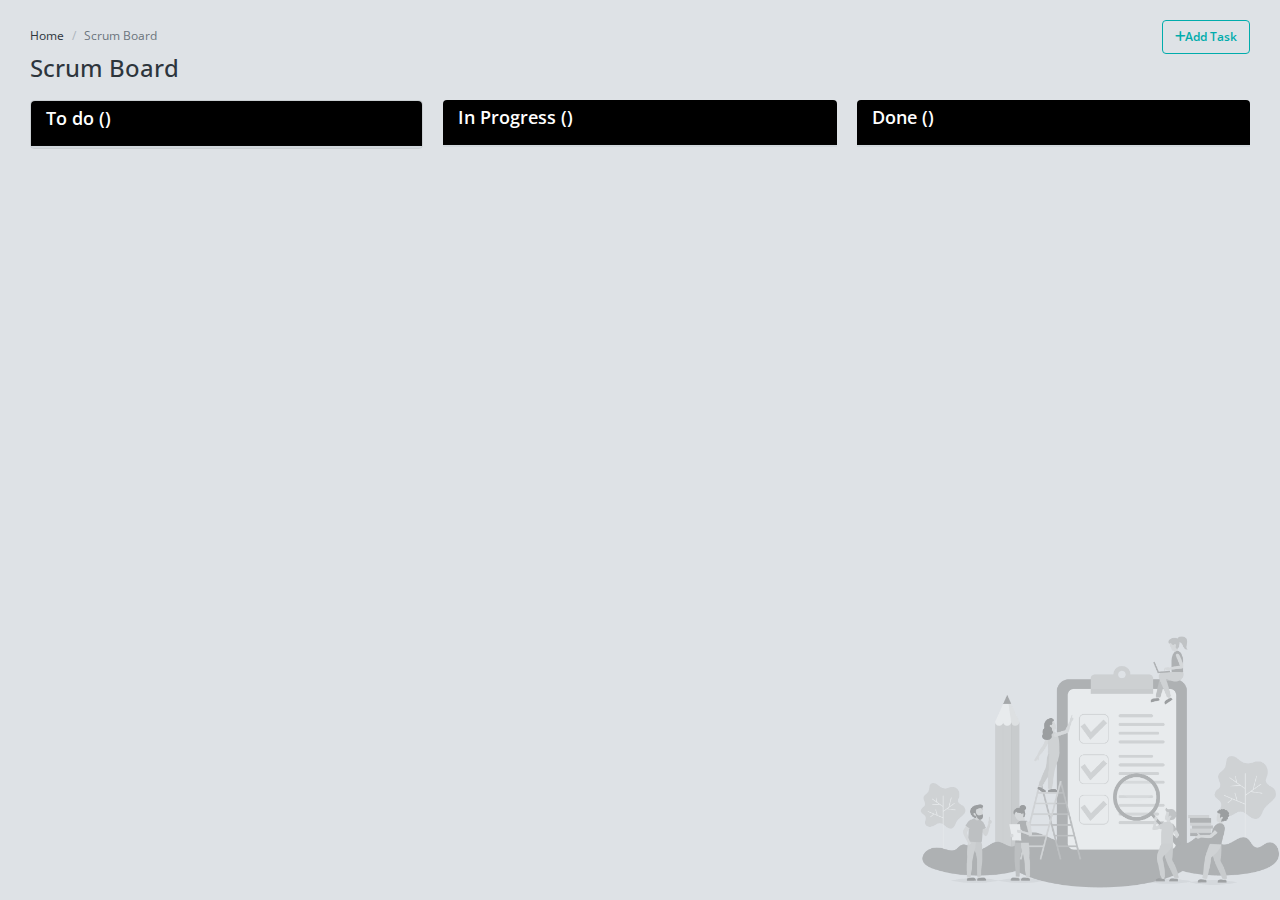
<file: index.html>
<!DOCTYPE html>
<html lang="en" >
<head>
	<meta charset="utf-8" />
	<title>YouCode | Scrum Board</title>
	<meta content="width=device-width, initial-scale=1.0, maximum-scale=1.0, user-scalable=no" name="viewport" />
	<meta content="" name="description" />
	<meta content="" name="author" />
	
	<!-- ================== BEGIN core-css ================== -->
	<link href="https://fonts.googleapis.com/css?family=Open+Sans:300,400,600,700" rel="stylesheet" />
	<link href="assets/css/vendor.min.css" rel="stylesheet" />
	<link href="assets/css/default/app.min.css" rel="stylesheet" />
	<link rel="stylesheet" href="https://cdn.jsdelivr.net/npm/bootstrap-icons@1.9.1/font/bootstrap-icons.css">
	<!-- CSS only -->
	<link href="assets/css/style.css" rel="stylesheet" />
	<!-- ================== END core-css ================== -->
</head>
<body onload="showData()">

	<!-- BEGIN #app -->
	<div id="app" class="app-without-sidebar">
		<!-- BEGIN #content -->
		<div id="content" class="app-content main-style">
			<div class="d-flex justify-content-between">
				<div >
					<ol class=" breadcrumb">
						<li class="breadcrumb-item"><a href="javascript:;">Home</a></li>
						<li class=" breadcrumb-item active">Scrum Board </li>
					</ol>
					<!-- BEGIN page-header -->
					<h1 class="page-header">
						Scrum Board 
					</h1>
					<!-- END page-header -->
				</div>
				
				<div class="">
						  
				<button id="btnAdd" onclick="addnew()" type="button" class="btn btn-outline-success text-capitalize "data-bs-toggle="modal" data-bs-target="#taskBtn"><i class="fa-solid fa-plus"></i>add task</button>
				</div>
			</div>
			
			<div class="row">
				<div class=" col-sm-12 col-md-6 col-lg-4 mb-3">
					<div class="card bg-transparent">
						<div class="card-header bg-black text-white">
							<h4 class="">To do (<span id="to-do-task-count"></span>)</h4>
						</div>
						<div class=" list-group-item card-item bg-transparent ls"  id="to-do-tasks">
							
							<!-- TO DO TASKS HERE -->
							<!-- <button class="d-flex border-0 text-start bg-white w-100">
								<div class="">
									<i class=" bi bi-question-circle text-success fs-5 pe-2"></i> 
								</div>
								<div class="">
									<div class="fs-5 text-capitalize p-1">Keep all the updated requirements in one place</div>
									<div class="">
										<div class="text-secondary">#1 created in 2022-10-08</div>
										<div class="" title="There is hardly anything more frustrating than having to look for current requirements in tens of comments under the actual description or having to decide which commenter is actually authorized to change the requirements. The goal here is to keep all the up-to-date requirements and details in the main/primary description of a task. Even though the information in comments may affect initial criteria, just update this primary description accordingly.">There is hardly anything more frustrating than having t...</div>
									</div>
									<div class="">
										<span class="btn btn-primary">High</span>
										<span class="btn btn-secondary text-black">Feature</span>
									</div>
								</div>
							</button>
							<button class="d-flex  border-0  text-start p-2 bg-white mt-1 mb-1 w-100">
								<div class="">
									<i class="bi bi-question-circle text-success fs-5 pe-2"></i> 
								</div>
								<div class="">
									<div class="fs-5 text-capitalize p-1">Consider creating an acceptance criteria list</div>
									<div class="">
										<div class="text-secondary">#2 created in 2022-10-08</div>
										<div class="" title="Descriptive requirements are very helpful when it comes to understanding the context of a problem, yet finally it is good to precisely specify what is expected. Thus the developer will not have to look for the actual requirements in a long, descriptive text but he will be able to easily get to the essence. One might find that sometimes — when acceptance criteria are well defined — there is little or no need for any additional information. Example:
						a) User navigates to “/accounts” and clicks on red download CSV button
						b) Popup appears with two buttons: “This year” and “Last year”
						c) If user clicked on “Last year” download is initiated
						d) CSV downloaded includes following columns…">Descriptive requirements are very helpful when it comes...</div>
									</div>
									<div class="text-secondary">
										<span class="btn btn-primary">High</span>
										<span class="btn btn-secondary text-black">Feature</span>
									</div>
								</div>
							</button>
							<button class="d-flex  border-0  text-start p-2 bg-white mt-1 mb-1 w-100">
								<div class="">
									<i class="bi bi-question-circle text-success fs-5 pe-2"></i> 
								</div>
								<div class="">
									<div class="fs-5 text-capitalize p-1">Provide examples, credentials, etc</div>
									<div class="">
										<div class="text-secondary">#3 created in 2022-10-08</div>
										<div class="" title="If the expectation is to process or generate some file — attach an example of such a file. If the goal is to integrate what is being developed with some service, ensure your devs have access to this service and its documentation. This list could go on and on — the bottom line is — if there is something that our developer might make use of, try to foresee it and provide them with (access to) it.">If the expectation is to process or generate some file ...</div>
									</div>
									<div class="">
										<span class="btn btn-primary">High</span>
										<span class="btn btn-secondary text-black">Feature</span>
									</div>
								</div>
							</button>
							<button class="d-flex  border-0  text-start p-2 bg-white mt-1 mb-1 w-100">
								<div class="">
									<i class="bi bi-question-circle text-success fs-5 pe-2"></i> 
								</div>
								<div class="">
									<div class="fs-5 text-capitalize p-1">Annotate</div>
									<div class="">
										<div class="text-secondary">#4 created in 2022-10-08</div>
										<div class="" title="The mockup provided can sometimes be confusing for developers. Especially if it contains much more content than the scope of the task described. Drop a couple of arrows, outlines and annotations here and there to emphasize what are the important parts of the mockup from the task requirements perspective.">The mockup provided can sometimes be confusing for deve...</div>
									</div>
									<div class="">
										<span class="btn btn-primary">High</span>
										<span class="btn btn-secondary text-black">Feature</span>
									</div>
								</div>
							</button>
							<button class="d-flex  border-0  text-start p-2 bg-white mt-1 mb-1 w-100">
								<div class="">
									<i class="bi bi-question-circle text-success fs-5 pe-2"></i> 
								</div>
								<div class="">
									<div class="fs-5 text-capitalize p-1">Use charts and diagrams</div>
									<div class="">
										<div class="text-secondary">#5 created in 2022-10-08</div>
										<div class="" title="While it is not always necessary, sometimes it might be beneficial to prepare a flowchart, a block diagram or some other kind of concept visualization that will render it easy for the developer to comprehend the task and its scope.">While it is not always necessary, sometimes it might be...</div>
									</div>
									<div class="">
										<span class="btn btn-primary">High</span>
										<span class="btn btn-secondary text-black">Feature</span>
									</div>
								</div>
							</button> -->
						</div>
					</div>
				</div>
				<div class=" col-sm-12 col-md-6 col-lg-4 mb-3">
					<div class="">
						<div class=" card-header bg-black text-white">
							<h4 class="">In Progress (<span id="in-progress-tasks-count"></span>)</h4>
						</div>
						<div class=" list-group-item card-item bg-transparent ls"  id="in-progress-tasks">
							<!-- IN PROGRESS TASKS HERE -->
							<!-- <button class="d-flex  border-0  text-start p-2 bg-white w-100">
								<div class="">
									<i class="fa-solid fa-circle-notch text-success fs-5 pe-2"></i>								</div>
								<div class="">
									<div class="fs-5 text-capitalize p-1">Describe steps to reproduce an issue</div>
									<div class="">
										<div class="text-secondary">#6 created in 2022-10-08</div>
										<div class="" title="including as many details as possible.">including as many details as possible.</div>
									</div>
									<div class="">
										<span class="btn btn-primary">High</span>
										<span class="btn btn-secondary text-black">Bug</span>
									</div>
								</div>
							</button> -->
							<!-- <button class="d-flex  border-0  text-start p-2 bg-white mt-1 mb-1 w-100">
								<div class="">
									<i class="fa-solid fa-circle-notch text-success fs-5 pe-2"></i>										</div>
								<div class="">
									<div class="fs-5 text-capitalize p-1">Provide access</div>
									<div class="">
										<div class="text-secondary">#7 created in 2022-10-08</div>
										<div class="" title="to the affected account and services if possible. It might be hard to reproduce the exact environment on a local machine.">to the affected account and services if possible. It mi...</div>
									</div>
									<div class="">
										<span class="btn btn-primary">High</span>
										<span class="btn btn-secondary text-black">Bug</span>
									</div>
								</div>
							</button> -->
							<!-- <button class="d-flex  border-0  text-start p-2 bg-white mt-1 mb-1 w-100"> -->
								<!-- <div class="">
									<i class="fa-solid fa-circle-notch text-success fs-5 pe-2"></i>										</div>
								<div class="">
									<div class="fs-5 text-capitalize p-1">Provide environment information</div>
									<div class="">
										<div class="text-secondary">#8 created in 2022-10-08</div>
										<div class="" title="i.e., browser version, operating system version etc. Sometimes a list of installed browser plugins and extensions might be helpful as well.">i.e., browser version, operating system version etc. So...</div>
									</div>
									<div class="">
										<span class="btn btn-primary">High</span>
										<span class="btn btn-secondary text-black">Bug</span>
									</div>
								</div>
							</button> -->
							<!-- <button class="d-flex  border-0  text-start p-2 bg-white mt-1 mb-1 w-100">
								<div class="">
									<i class="fa-solid fa-circle-notch text-success fs-5 pe-2"></i>										</div>
								<div class="">
									<div class="fs-5 text-capitalize p-1">Provide a link to an exception and/or a stack trace</div>
									<div class="">
										<div class="text-secondary">#9 created in 2022-10-08</div>
										<div class="" title="as investigating those is usually the first step to take in resolving the problem.">as investigating those is usually the first step to tak...</div>
									</div>
									<div class="">
										<span class="btn btn-primary">High</span>
										<span class="btn btn-secondary text-black">Bug</span>
									</div>
								</div>
							</button> -->
						</div>
					</div>
				</div>
				<div class=" col-sm-12 col-md-6 col-lg-4 mb-3">
					<div class="">
						<div class="card-header bg-black text-white">
							<h4 class="">Done (<span id="done-tasks-count"></span>)</h4>

						</div>
						<div class="list-group-item card-item bg-transparent ls" id="done-tasks">
							<!-- DONE TASKS HERE -->
							<!-- <button class="d-flex  border-0  text-start p-2 bg-white w-100">
								<div class="">
									<i class="bi bi-check-circle text-success fs-5 pe-2"></i>
								</div>
								<div class="">
									<div class="fs-5 text-capitalize p-1">Provide access to logs</div>
									<div class="">
										<div class="text-secondary">#10 created in 2022-10-08</div>
										<div class="" title="as they can be helpful in reproducing the steps that caused the problem in the first place.">as they can be helpful in reproducing the steps that ca...</div>
									</div>
									<div class="">
										<span class="btn btn-primary">High</span>
										<span class="btn btn-secondary text-black">Bug</span>
									</div>
								</div>
							</button>
							<button class="d-flex  border-0  text-start p-2 bg-white mt-1 mb-1 w-100">
								<div class="">
									<i class="bi bi-check-circle text-success fs-5 pe-2"></i>
								</div>
								<div class="">
									<div class="fs-5 text-capitalize p-1">Provide access to the affected server or database dump</div>
									<div class="">
										<div class="text-secondary">#11 created in 2022-10-08</div>
										<div class="" title="If it is possible and when it does not violate security policies, it is usually helpful for the developer to access the original data that might have played a role in the problem.">If it is possible and when it does not violate security...</div>
									</div>
									<div class="">
										<span class="btn btn-primary">High</span>
										<span class="btn btn-secondary text-black">Bug</span>
									</div>
								</div>
							</button>
							<button class="d-flex  border-0  text-start p-2 bg-white mt-1 mb-1 w-100">
								<div class="">
									<i class="bi bi-check-circle text-success fs-5 pe-2"></i>
								</div>
								<div class="">
									<div class="fs-5 text-capitalize p-1">Make a screencast</div>
									<div class="">
										<div class="text-secondary">#12 created in 2022-10-08</div>
										<div class="" title="It is not always necessary, but many times a short screencast (or at least a screenshot) says more than a thousand words. While working on MacOS you can use QuickTime Player for the purpose but there are plenty of tools available for other operating systems as well.">It is not always necessary, but many times a short scre...</div>
									</div>
									<div class="">
										<span class="btn btn-primary">High</span>
										<span class="btn btn-secondary text-black">Bug</span>
									</div>
								</div>
							</button>
							<button  class="d-flex  border-0  text-start p-2 bg-white mt-1 mb-1 w-100">
								<div class="">
									<i class="bi bi-check-circle text-success fs-5 pe-2"></i>
								</div>
								<div class="">
									<div class="fs-5 text-capitalize p-1">Provide contact information</div>
									<div class="">
										<div class="text-secondary">#13 created in 2022-10-08</div>
										<div class="" title="of the person that reported the bug. This will not always be possible, but in some cases it might be advantageous and most effective if a developer can have a chat with a person that actually experienced the bug, especially if the steps to reproduce a problem are not deterministic.">of the person that reported the bug. This will not alwa...</div>
									</div>
									<div class="">
										<span class="btn btn-primary">High</span>
										<span class="btn btn-secondary text-black">Bug</span>
									</div>
								</div>
							</button> -->
						</div>
					</div>
				</div>
			</div>
		</div>
		<!-- END #content -->
		
		
		<!-- BEGIN scroll-top-btn -->
		<a href="javascript:;" class="btn btn-icon btn-circle btn-success btn-scroll-to-top" data-toggle="scroll-to-top"><i class="fa fa-angle-up"></i></a>
		<!-- END scroll-top-btn -->
	</div>
	<!-- END #app -->
	
	<!-- TASK MODAL -->
		<!-- Modal content goes here -->
	<!-- Button trigger modal -->

  
  <!-- Modal -->
  <!-- Button trigger modal -->
<!-- Button trigger modal -->

  
  <!-- Modal -->
  <div class="modal fade" id="taskBtn" tabindex="-1" aria-labelledby="exampleModalLabel" aria-hidden="true">
	<div class="modal-dialog">
	  <div class="modal-content">
		<div class="modal-header">
		  <h5 class="modal-title" id="exampleModalLabel">Add Task</h5>
		  <button type="button" class="btn-close" data-bs-dismiss="modal" aria-label="Close"></button>
		</div>
		<div class="modal-body">
			<div class="mb-3">
				<label for="TextInput" class="form-label">Title</label>
				<input  type="text" class="form-control" id="title" >
				
				<label for="TextInput" class="form-label">Type</label>
				<div class=" form-check">
				  <input class="form-check-input" type="radio" name="flexRadioDefault" id="flexRadioDefault1" value="Feature">
				  <label class="form-check-label" for="flexRadioDefault1">
					Feature
				  </label>
				</div>
				<div  class="form-check">
				  <input  class="form-check-input" type="radio" name="flexRadioDefault" id="flexRadioDefault2"  value="Bug">
				  <label class="form-check-label" for="flexRadioDefault2">
					Bug
				  </label>
				</div>
			</div>

		<label for="TextInput" class="form-label">Priority</label>
		<select  class="form-select" aria-label="Default select example" id="selectp">
			<!-- <option selected>Please select</option> -->
			<option value="Low"selected >Low</option>
			<option value="Medium">Medium</option>
			<option value="Critical">Critical</option>
			<option value="High">High</option>
		  </select>
		
		<label for="TextInput" class="form-label">Status</label>
		<select  class="form-select" aria-label="Default select example" id="selectStatus">
			<!-- <option selected>Please select</option> -->
			<option value="1" selected>To Do</option>
			<option value="2">In Progress</option>
			<option value="3">Done</option>
		  </select>

		  <form>
			<div class="row form-group">
				<label for="date" class="col-sm-1 col-form-label">Date</label>
				<div class="col-sm-12">
					<div class="input-group date" id="datepicker">
						<input type="date" class="form-control" id="date">
						<span class="input-group-append">
							<span class="input-group-text bg-white d-block">
								<i class="fa fa-calendar"></i>
							</span>
						</span>
					</div>
				</div>
			</div>
		</form>

		<div class="mb-3">
			<label for="exampleFormControlTextarea1" class="form-label">Description</label>
			<textarea  class="form-control" id="exampleFormControlTextarea1" rows="7" ></textarea>
		  </div>
		<div class="modal-footer">
		  <button type="button" class="btn btn-secondary" data-bs-dismiss="modal">Close</button>
		  <button id="btnSave"  type="button" class="btn btn-primary" data-bs-dismiss="modal">Save</button>
		  <button id="btnUpdate"  onclick="upDate()" type="button" class="btn btn-warning" data-bs-dismiss="modal">Update</button>
		  <button id="btnDelete" onclick="removeItem()" type="button" class="btn btn-danger" data-bs-dismiss="modal">Delete</button>

		</div>
	  </div>
	</div>
  </div>
  <!-- Modal -->

	
	<!-- ================== BEGIN core-js ================== -->
	<script src="assets/js/main.js"></script>
	<script src="assets/js/vendor.min.js"></script>
	<script src="assets/js/data.js"></script>
	<script src="assets/js/app.min.js"></script>
	<!-- ================== END core-js ================== -->
</body>
</html>
</file>
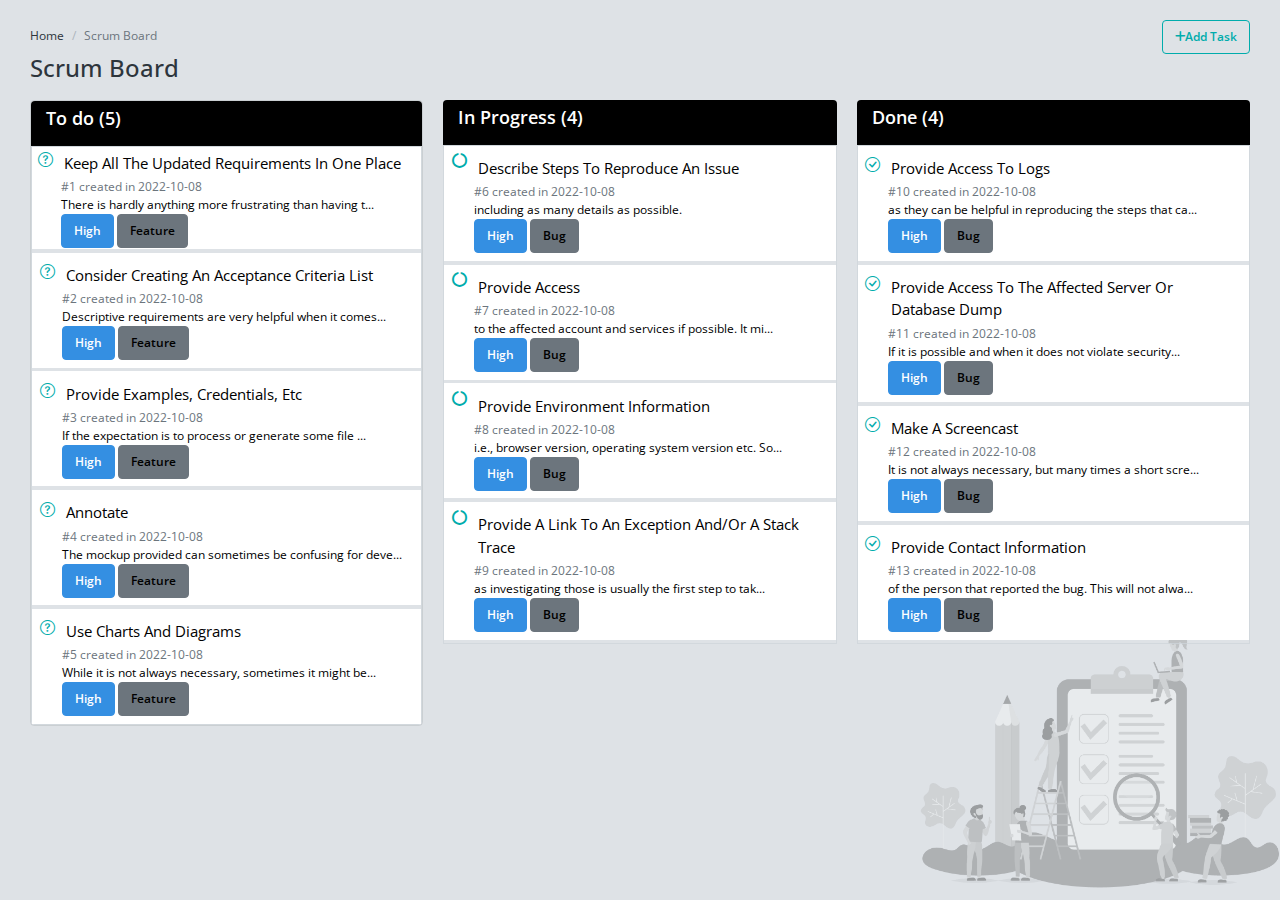
<file: starter/index.html>
<!DOCTYPE html>
<html lang="en" >
<head>
	<meta charset="utf-8" />
	<title>YouCode | Scrum Board</title>
	<meta content="width=device-width, initial-scale=1.0, maximum-scale=1.0, user-scalable=no" name="viewport" />
	<meta content="" name="description" />
	<meta content="" name="author" />
	
	<!-- ================== BEGIN core-css ================== -->
	<link href="https://fonts.googleapis.com/css?family=Open+Sans:300,400,600,700" rel="stylesheet" />
	<link href="assets/css/vendor.min.css" rel="stylesheet" />
	<link href="assets/css/default/app.min.css" rel="stylesheet" />
	<link rel="stylesheet" href="https://cdn.jsdelivr.net/npm/bootstrap-icons@1.9.1/font/bootstrap-icons.css">
	<!-- CSS only -->
	<link href="assets/css/style.css" rel="stylesheet" />
	<!-- ================== END core-css ================== -->
</head>
<body>

	<!-- BEGIN #app -->
	<div id="app" class="app-without-sidebar">
		<!-- BEGIN #content -->
		<div id="content" class="app-content main-style">
			<div class="d-flex justify-content-between">
				<div >
					<ol class=" breadcrumb">
						<li class="breadcrumb-item"><a href="javascript:;">Home</a></li>
						<li class=" breadcrumb-item active">Scrum Board </li>
					</ol>
					<!-- BEGIN page-header -->
					<h1 class="page-header">
						Scrum Board 
					</h1>
					<!-- END page-header -->
				</div>
				
				<div class="">
						  
				<button type="button" class="btn btn-outline-success text-capitalize "data-bs-toggle="modal" data-bs-target="#taskBtn"><i class="fa-solid fa-plus"></i>add task</button>
				</div>
			</div>
			
			<div class="row">
				<div class="col-sm-12 col-md-6 col-lg-4 mb-3">
					<div class="card bg-transparent">
						<div class="card-header bg-black text-white">
							<h4 class="">To do (<span id="to-do-tasks-count">5</span>)</h4>
						</div>
						<div class="list-group-item card-item bg-transparent" id="to-do-tasks">
							<!-- TO DO TASKS HERE -->
							<button class="d-flex border-0 text-start bg-white w-100">
								<div class="">
									<i class=" bi bi-question-circle text-success fs-5 pe-2"></i> 
								</div>
								<div class="">
									<div class="fs-5 text-capitalize p-1">Keep all the updated requirements in one place</div>
									<div class="">
										<div class="text-secondary">#1 created in 2022-10-08</div>
										<div class="" title="There is hardly anything more frustrating than having to look for current requirements in tens of comments under the actual description or having to decide which commenter is actually authorized to change the requirements. The goal here is to keep all the up-to-date requirements and details in the main/primary description of a task. Even though the information in comments may affect initial criteria, just update this primary description accordingly.">There is hardly anything more frustrating than having t...</div>
									</div>
									<div class="">
										<span class="btn btn-primary">High</span>
										<span class="btn btn-secondary text-black">Feature</span>
									</div>
								</div>
							</button>
							<button class="d-flex  border-0  text-start p-2 bg-white mt-1 mb-1 w-100">
								<div class="">
									<i class="bi bi-question-circle text-success fs-5 pe-2"></i> 
								</div>
								<div class="">
									<div class="fs-5 text-capitalize p-1">Consider creating an acceptance criteria list</div>
									<div class="">
										<div class="text-secondary">#2 created in 2022-10-08</div>
										<div class="" title="Descriptive requirements are very helpful when it comes to understanding the context of a problem, yet finally it is good to precisely specify what is expected. Thus the developer will not have to look for the actual requirements in a long, descriptive text but he will be able to easily get to the essence. One might find that sometimes — when acceptance criteria are well defined — there is little or no need for any additional information. Example:
						a) User navigates to “/accounts” and clicks on red download CSV button
						b) Popup appears with two buttons: “This year” and “Last year”
						c) If user clicked on “Last year” download is initiated
						d) CSV downloaded includes following columns…">Descriptive requirements are very helpful when it comes...</div>
									</div>
									<div class="text-secondary">
										<span class="btn btn-primary">High</span>
										<span class="btn btn-secondary text-black">Feature</span>
									</div>
								</div>
							</button>
							<button class="d-flex  border-0  text-start p-2 bg-white mt-1 mb-1 w-100">
								<div class="">
									<i class="bi bi-question-circle text-success fs-5 pe-2"></i> 
								</div>
								<div class="">
									<div class="fs-5 text-capitalize p-1">Provide examples, credentials, etc</div>
									<div class="">
										<div class="text-secondary">#3 created in 2022-10-08</div>
										<div class="" title="If the expectation is to process or generate some file — attach an example of such a file. If the goal is to integrate what is being developed with some service, ensure your devs have access to this service and its documentation. This list could go on and on — the bottom line is — if there is something that our developer might make use of, try to foresee it and provide them with (access to) it.">If the expectation is to process or generate some file ...</div>
									</div>
									<div class="">
										<span class="btn btn-primary">High</span>
										<span class="btn btn-secondary text-black">Feature</span>
									</div>
								</div>
							</button>
							<button class="d-flex  border-0  text-start p-2 bg-white mt-1 mb-1 w-100">
								<div class="">
									<i class="bi bi-question-circle text-success fs-5 pe-2"></i> 
								</div>
								<div class="">
									<div class="fs-5 text-capitalize p-1">Annotate</div>
									<div class="">
										<div class="text-secondary">#4 created in 2022-10-08</div>
										<div class="" title="The mockup provided can sometimes be confusing for developers. Especially if it contains much more content than the scope of the task described. Drop a couple of arrows, outlines and annotations here and there to emphasize what are the important parts of the mockup from the task requirements perspective.">The mockup provided can sometimes be confusing for deve...</div>
									</div>
									<div class="">
										<span class="btn btn-primary">High</span>
										<span class="btn btn-secondary text-black">Feature</span>
									</div>
								</div>
							</button>
							<button class="d-flex  border-0  text-start p-2 bg-white mt-1 w-100">
								<div class="">
									<i class="bi bi-question-circle text-success fs-5 pe-2"></i> 
								</div>
								<div class="">
									<div class="fs-5 text-capitalize p-1">Use charts and diagrams</div>
									<div class="">
										<div class="text-secondary">#5 created in 2022-10-08</div>
										<div class="" title="While it is not always necessary, sometimes it might be beneficial to prepare a flowchart, a block diagram or some other kind of concept visualization that will render it easy for the developer to comprehend the task and its scope.">While it is not always necessary, sometimes it might be...</div>
									</div>
									<div class="">
										<span class="btn btn-primary">High</span>
										<span class="btn btn-secondary text-black">Feature</span>
									</div>
								</div>
							</button>
						</div>
					</div>
				</div>
				<div class="col-sm-12 col-md-6 col-lg-4 mb-3">
					<div class="">
						<div class=" card-header bg-black text-white">
							<h4 class="">In Progress (<span id="in-progress-tasks-count">4</span>)</h4>

						</div>
						<div class="list-group-item card-item bg-transparent" id="in-progress-tasks">
							<!-- IN PROGRESS TASKS HERE -->
							<button class="d-flex  border-0  text-start p-2 bg-white w-100">
								<div class="">
									<i class="fa-solid fa-circle-notch text-success fs-5 pe-2"></i>								</div>
								<div class="">
									<div class="fs-5 text-capitalize p-1">Describe steps to reproduce an issue</div>
									<div class="">
										<div class="text-secondary">#6 created in 2022-10-08</div>
										<div class="" title="including as many details as possible.">including as many details as possible.</div>
									</div>
									<div class="">
										<span class="btn btn-primary">High</span>
										<span class="btn btn-secondary text-black">Bug</span>
									</div>
								</div>
							</button>
							<button class="d-flex  border-0  text-start p-2 bg-white mt-1 mb-1 w-100">
								<div class="">
									<i class="fa-solid fa-circle-notch text-success fs-5 pe-2"></i>										</div>
								<div class="">
									<div class="fs-5 text-capitalize p-1">Provide access</div>
									<div class="">
										<div class="text-secondary">#7 created in 2022-10-08</div>
										<div class="" title="to the affected account and services if possible. It might be hard to reproduce the exact environment on a local machine.">to the affected account and services if possible. It mi...</div>
									</div>
									<div class="">
										<span class="btn btn-primary">High</span>
										<span class="btn btn-secondary text-black">Bug</span>
									</div>
								</div>
							</button>
							<button class="d-flex  border-0  text-start p-2 bg-white mt-1 mb-1 w-100">
								<div class="">
									<i class="fa-solid fa-circle-notch text-success fs-5 pe-2"></i>										</div>
								<div class="">
									<div class="fs-5 text-capitalize p-1">Provide environment information</div>
									<div class="">
										<div class="text-secondary">#8 created in 2022-10-08</div>
										<div class="" title="i.e., browser version, operating system version etc. Sometimes a list of installed browser plugins and extensions might be helpful as well.">i.e., browser version, operating system version etc. So...</div>
									</div>
									<div class="">
										<span class="btn btn-primary">High</span>
										<span class="btn btn-secondary text-black">Bug</span>
									</div>
								</div>
							</button>
							<button class="d-flex  border-0  text-start p-2 bg-white mt-1 mb-1 w-100">
								<div class="">
									<i class="fa-solid fa-circle-notch text-success fs-5 pe-2"></i>										</div>
								<div class="">
									<div class="fs-5 text-capitalize p-1">Provide a link to an exception and/or a stack trace</div>
									<div class="">
										<div class="text-secondary">#9 created in 2022-10-08</div>
										<div class="" title="as investigating those is usually the first step to take in resolving the problem.">as investigating those is usually the first step to tak...</div>
									</div>
									<div class="">
										<span class="btn btn-primary">High</span>
										<span class="btn btn-secondary text-black">Bug</span>
									</div>
								</div>
							</button>
						</div>
					</div>
				</div>
				<div class="col-sm-12 col-md-6 col-lg-4 mb-3">
					<div class="">
						<div class="card-header bg-black text-white">
							<h4 class="">Done (<span id="done-tasks-count">4</span>)</h4>

						</div>
						<div class="list-group-item card-item bg-transparent" id="done-tasks">
							<!-- DONE TASKS HERE -->
							<button class="d-flex  border-0  text-start p-2 bg-white w-100">
								<div class="">
									<i class="bi bi-check-circle text-success fs-5 pe-2"></i>
								</div>
								<div class="">
									<div class="fs-5 text-capitalize p-1">Provide access to logs</div>
									<div class="">
										<div class="text-secondary">#10 created in 2022-10-08</div>
										<div class="" title="as they can be helpful in reproducing the steps that caused the problem in the first place.">as they can be helpful in reproducing the steps that ca...</div>
									</div>
									<div class="">
										<span class="btn btn-primary">High</span>
										<span class="btn btn-secondary text-black">Bug</span>
									</div>
								</div>
							</button>
							<button class="d-flex  border-0  text-start p-2 bg-white mt-1 mb-1 w-100">
								<div class="">
									<i class="bi bi-check-circle text-success fs-5 pe-2"></i>
								</div>
								<div class="">
									<div class="fs-5 text-capitalize p-1">Provide access to the affected server or database dump</div>
									<div class="">
										<div class="text-secondary">#11 created in 2022-10-08</div>
										<div class="" title="If it is possible and when it does not violate security policies, it is usually helpful for the developer to access the original data that might have played a role in the problem.">If it is possible and when it does not violate security...</div>
									</div>
									<div class="">
										<span class="btn btn-primary">High</span>
										<span class="btn btn-secondary text-black">Bug</span>
									</div>
								</div>
							</button>
							<button class="d-flex  border-0  text-start p-2 bg-white mt-1 mb-1 w-100">
								<div class="">
									<i class="bi bi-check-circle text-success fs-5 pe-2"></i>
								</div>
								<div class="">
									<div class="fs-5 text-capitalize p-1">Make a screencast</div>
									<div class="">
										<div class="text-secondary">#12 created in 2022-10-08</div>
										<div class="" title="It is not always necessary, but many times a short screencast (or at least a screenshot) says more than a thousand words. While working on MacOS you can use QuickTime Player for the purpose but there are plenty of tools available for other operating systems as well.">It is not always necessary, but many times a short scre...</div>
									</div>
									<div class="">
										<span class="btn btn-primary">High</span>
										<span class="btn btn-secondary text-black">Bug</span>
									</div>
								</div>
							</button>
							<button  class="d-flex  border-0  text-start p-2 bg-white mt-1 mb-1 w-100">
								<div class="">
									<i class="bi bi-check-circle text-success fs-5 pe-2"></i>
								</div>
								<div class="">
									<div class="fs-5 text-capitalize p-1">Provide contact information</div>
									<div class="">
										<div class="text-secondary">#13 created in 2022-10-08</div>
										<div class="" title="of the person that reported the bug. This will not always be possible, but in some cases it might be advantageous and most effective if a developer can have a chat with a person that actually experienced the bug, especially if the steps to reproduce a problem are not deterministic.">of the person that reported the bug. This will not alwa...</div>
									</div>
									<div class="">
										<span class="btn btn-primary">High</span>
										<span class="btn btn-secondary text-black">Bug</span>
									</div>
								</div>
							</button>
						</div>
					</div>
				</div>
			</div>
		</div>
		<!-- END #content -->
		
		
		<!-- BEGIN scroll-top-btn -->
		<a href="javascript:;" class="btn btn-icon btn-circle btn-success btn-scroll-to-top" data-toggle="scroll-to-top"><i class="fa fa-angle-up"></i></a>
		<!-- END scroll-top-btn -->
	</div>
	<!-- END #app -->
	
	<!-- TASK MODAL -->
		<!-- Modal content goes here -->
	<!-- Button trigger modal -->

  
  <!-- Modal -->
  <!-- Button trigger modal -->
<!-- Button trigger modal -->

  
  <!-- Modal -->
  <div class="modal fade" id="taskBtn" tabindex="-1" aria-labelledby="exampleModalLabel" aria-hidden="true">
	<div class="modal-dialog">
	  <div class="modal-content">
		<div class="modal-header">
		  <h5 class="modal-title" id="exampleModalLabel">Add Task</h5>
		  <button type="button" class="btn-close" data-bs-dismiss="modal" aria-label="Close"></button>
		</div>
		<div class="modal-body">
			<div class="mb-3">
				<label for="TextInput" class="form-label">Title</label>
				<input type="text" class="form-control" id="TextInput" >
				
				<label for="TextInput" class="form-label">Type</label>
				<div class="form-check">
				  <input class="form-check-input" type="radio" name="flexRadioDefault" id="flexRadioDefault1">
				  <label class="form-check-label" for="flexRadioDefault1">
					Feature
				  </label>
				</div>
				<div class="form-check">
				  <input class="form-check-input" type="radio" name="flexRadioDefault" id="flexRadioDefault2" checked>
				  <label class="form-check-label" for="flexRadioDefault2">
					Bug
				  </label>
				</div>
			</div>

		<label for="TextInput" class="form-label">Priority</label>
		<select class="form-select" aria-label="Default select example">
			<option selected>Please select</option>
			<option value="1">One</option>
			<option value="2">Two</option>
			<option value="3">Three</option>
		  </select>
		
		<label for="TextInput" class="form-label">Status</label>
		<select class="form-select" aria-label="Default select example">
			<option selected>Please select</option>
			<option value="1">One</option>
			<option value="2">Two</option>
			<option value="3">Three</option>
		  </select>

		  <form>
			<div class="row form-group">
				<label for="date" class="col-sm-1 col-form-label">Date</label>
				<div class="col-sm-12">
					<div class="input-group date" id="datepicker">
						<input type="date" class="form-control">
						<span class="input-group-append">
							<span class="input-group-text bg-white d-block">
								<i class="fa fa-calendar"></i>
							</span>
						</span>
					</div>
				</div>
			</div>
		</form>

		<div class="mb-3">
			<label for="exampleFormControlTextarea1" class="form-label">Description</label>
			<textarea class="form-control" id="exampleFormControlTextarea1" rows="7"></textarea>
		  </div>
		<div class="modal-footer">
		  <button type="button" class="btn btn-secondary" data-bs-dismiss="modal">Close</button>
		  <button type="button" class="btn btn-primary">Save</button>
		</div>
	  </div>
	</div>
  </div>
  <!-- Modal -->

	
	<!-- ================== BEGIN core-js ================== -->
	<script src="assets/js/vendor.min.js"></script>
	<script src="assets/js/app.min.js"></script>
	<!-- ================== END core-js ================== -->
</body>
</html>
</file>
<file: assets/css/style.css>
.pace {
    display: none;
}
.card-item
{
    padding: 0;
}


.main-style {
    min-height: 100vh;
    background: url(../../assets/img/cover/cover-scrum-board.png) no-repeat fixed;
    background-size: 360px;
    background-position: right bottom;
}
.tt 
{
    overflow: auto;
    cursor: move ;
}
</file>
<file: starter/assets/css/style.css>
.pace {
    display: none;
}
.card-item
{
    padding: 0;
}


.main-style {
    min-height: 100vh;
    background: url(../img/cover/cover-scrum-board.png) no-repeat fixed;
    background-size: 360px;
    background-position: right bottom;
}
</file>
